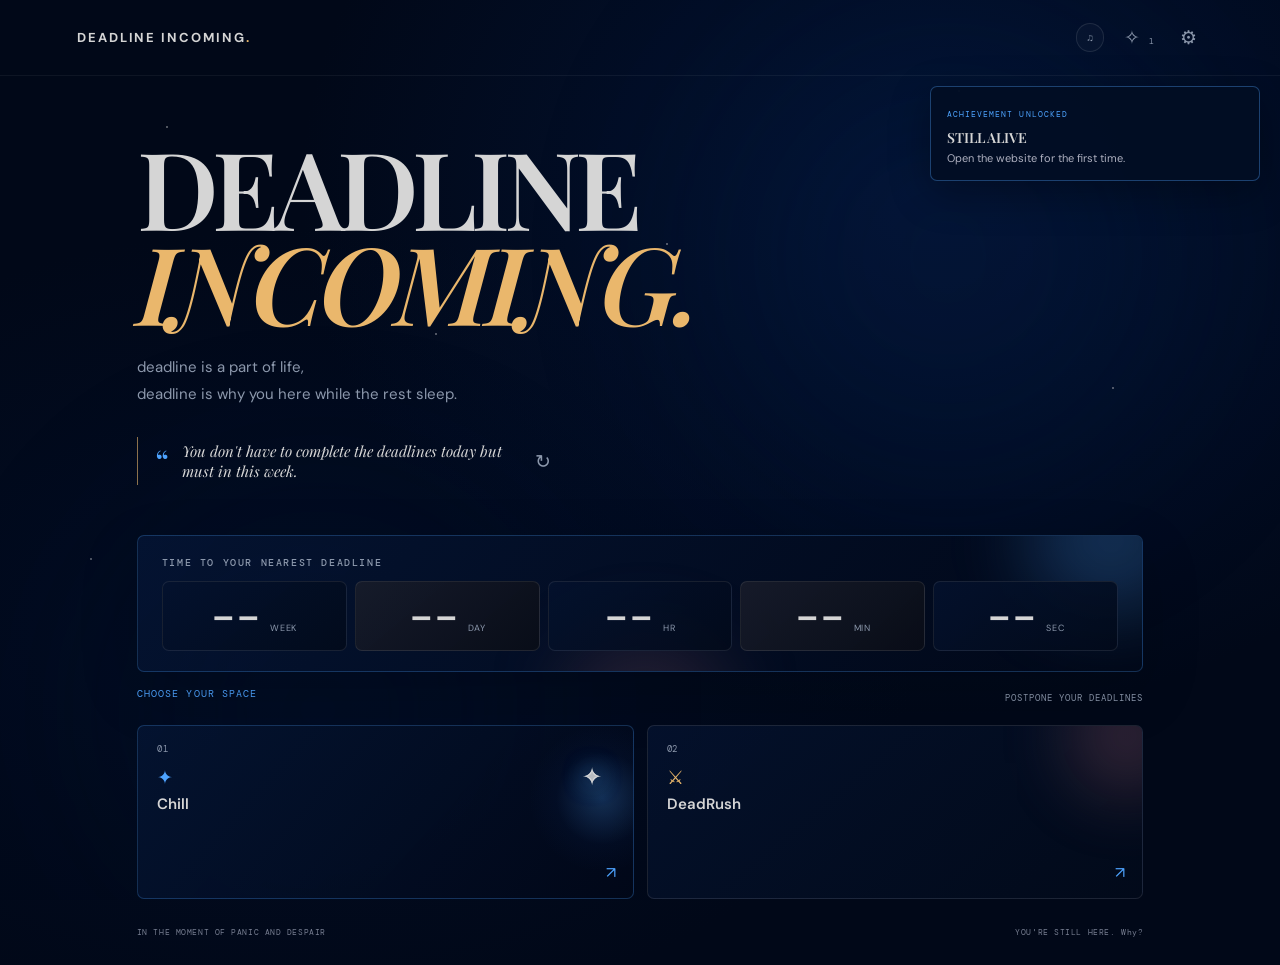
<file: index.html>
<!doctype html>
<html lang="en">

<head>
  <meta charset="utf-8">
  <meta name="viewport" content="width=device-width, initial-scale=1">

  <meta name="theme-color" content="#10131d">
  <meta name="description" content="A cozy hideout for students between deadlines.">

  <title>Home</title>

  <link rel="stylesheet" href="./css/style.css">

  <style>
    .countdown-section {
      position: relative;
      isolation: isolate;
      overflow: hidden;
      display: block;
      width: 100%;
      min-height: 0;
      margin: 16px auto 0;
      padding: 20px 24px;
      border: 1px solid rgba(77,163,255,.25);
      border-radius: 7px;
      background: linear-gradient(
        132deg,
        rgba(4,20,50,.94),
        rgba(1,8,24,.97)
      );
      box-shadow: 0 20px 60px rgba(0,0,0,.16);
    }

    .countdown-section::before,
    .countdown-section::after {
      content: "";
      position: absolute;
      z-index: -1;
      width: 170px;
      height: 150px;
      border-radius: 50%;
      filter: blur(38px);
      pointer-events: none;
    }

    .countdown-section::before {
      right: -54px;
      top: -70px;
      background: rgba(77,163,255,.24);
    }

    .countdown-section::after {
      left: 42%;
      bottom: -115px;
      background: rgba(168,102,113,.2);
    }

    .countdown-heading {
      margin: 0 0 12px;
    }

    .countdown-heading h2 {
      margin: 0;
      color: #8c98ac;
      font: 500 10px 'DM Mono', monospace;
      letter-spacing: .16em;
      text-transform: uppercase;
    }

    #deadline-countdown {
      position: relative;
      z-index: 1;
      display: flex !important;
      flex-direction: row !important;
      flex-wrap: nowrap !important;
      align-items: stretch;
      justify-content: space-between;
      gap: 8px;
      width: 100%;
    }

    #deadline-countdown > .countdown-unit {
      display: flex !important;
      flex: 1 1 20%;
      flex-direction: row;
      align-items: baseline;
      justify-content: center;
      gap: clamp(3px, .7vw, 9px);
      min-width: 0;
      margin: 0;
      padding: 12px 5px;
      border: 1px solid rgba(213,213,213,.1);
      border-radius: 7px;
      background: linear-gradient(
        140deg,
        rgba(4,18,46,.85),
        rgba(2,10,26,.88)
      );
      text-align: center;
    }

    #deadline-countdown > .countdown-unit:nth-child(even) {
      background: linear-gradient(
        140deg,
        rgba(25,29,43,.86),
        rgba(9,13,23,.92)
      );
    }

    #deadline-countdown > .countdown-unit strong {
      color: #d5d5d5;
      font-size: clamp(20px, 4vw, 44px);
      font-weight: 500;
      line-height: 1;
      white-space: nowrap;
    }

    #deadline-countdown > .countdown-unit span {
      color: #8c98ac;
      font-size: clamp(6px, .8vw, 9px);
      letter-spacing: .08em;
      white-space: nowrap;
    }

    @media (max-width: 760px) {
      .countdown-section {
        margin: 16px 0 0;
        padding: 16px 10px;
      }

      .countdown-heading {
        margin-bottom: 10px;
      }

      #deadline-countdown {
        gap: 4px;
      }

      #deadline-countdown > .countdown-unit {
        gap: 2px;
        padding: 10px 2px;
      }

      #deadline-countdown > .countdown-unit strong {
        font-size: clamp(16px, 5.8vw, 27px);
      }

      #deadline-countdown > .countdown-unit span {
        font-size: clamp(5px, 1.7vw, 7px);
        letter-spacing: 0;
      }
    }
  </style>
</head>

<body>

  <div class="sky" aria-hidden="true">
    <span></span>
    <span></span>
    <span></span>
    <span></span>
    <span></span>
    <span></span>
  </div>

  <header class="topbar site-header">

    <a
      class="wordmark"
      href="./index.html"
      data-shell-home
      aria-label="Still Alive home"
    >
      DEADLINE INCOMING<span>.</span>
    </a>

    <div class="top-actions">

      <button
        class="music-shortcut"
        id="music-settings-button"
        aria-label="Add or control music"
      >
        ♫
      </button>

      <button
        class="icon-button"
        id="achievements-button"
        aria-label="View achievements"
        title="Achievements"
      >
        ✧
        <span class="achievement-count" id="achievement-count">0</span>
      </button>

      <button
        class="icon-button"
        id="settings-button"
        aria-label="Open settings"
        title="Settings"
      >
        ⚙
      </button>

    </div>
  </header>

  <!-- Main content -->
  <main class="home-main">

    <!-- Hero -->
    <section class="home-hero">

      <div class="hero-copy">

        <h1>
          DEADLINE<br>
          <em>INCOMING.</em>
        </h1>

        <p class="subtitle">
          deadline is a part of life,<br class="desktop-only">
          deadline is why you here while the rest sleep.
        </p>

        <div class="comfort-card">

          <span class="quote-mark" aria-hidden="true">“</span>

          <p id="comfort-message">
            You have to pass the semester, not in today.
          </p>

          <button
            id="new-message"
            class="refresh"
            aria-label="Show another quote"
          >
            ↻
          </button>

        </div>

      </div>
    </section>

    <!-- Countdown -->
    <section
      class="countdown-section"
      aria-label="Countdown to your deadline"
    >

      <div class="countdown-heading">
        <h2>Time to your nearest deadline</h2>
      </div>

      <div
        class="countdown-clock deadline-countdown"
        id="deadline-countdown"
        aria-live="off"
      >

        <div class="countdown-unit">
          <strong data-countdown="weeks">--</strong>
          <span>WEEK</span>
        </div>

        <div class="countdown-unit">
          <strong data-countdown="days">--</strong>
          <span>DAY</span>
        </div>

        <div class="countdown-unit">
          <strong data-countdown="hours">--</strong>
          <span>HR</span>
        </div>

        <div class="countdown-unit">
          <strong data-countdown="minutes">--</strong>
          <span>MIN</span>
        </div>

        <div class="countdown-unit">
          <strong data-countdown="seconds">--</strong>
          <span>SEC</span>
        </div>

      </div>
    </section>

    <section class="activity-section">

      <div class="section-heading">

        <div>
          <p class="eyebrow">CHOOSE YOUR SPACE</p>
        </div>

        <span class="tiny-label">
          POSTPONE YOUR DEADLINES
        </span>

      </div>

      <div class="activity-grid">
        <a
          class="activity-card void-card"
          href="./chill.html"
          aria-label="Open Chill"
        >

          <span class="card-index">01</span>

          <span class="card-icon">✦</span>

          <strong>Chill</strong>

          <span class="card-arrow">↗</span>

          <span class="void-star" aria-hidden="true">✧</span>

        </a>
        
        <a
          class="activity-card boss-card"
          href="./gaming.html"
          aria-label="Open Deadline Rush"
        >

          <span class="card-index">02</span>

          <span class="card-icon">⚔</span>

          <strong>DeadRush</strong>

          <span class="card-arrow">↗</span>

        </a>

      </div>
      
    </section>
    
    <footer class="home-footer">

      <span>IN THE MOMENT OF PANIC AND DESPAIR</span>

      <span>YOU'RE STILL HERE. Why?</span>

    </footer>

  </main>
  
  <div id="shared-tools"></div>
  <script src="./js/quotes.js"></script>
  <script src="./js/storage.js"></script>
  <script src="./js/site.js"></script>
  <script src="./js/audio.js"></script>
  <script src="./js/achievements.js"></script>

</body>
</html>
</file>
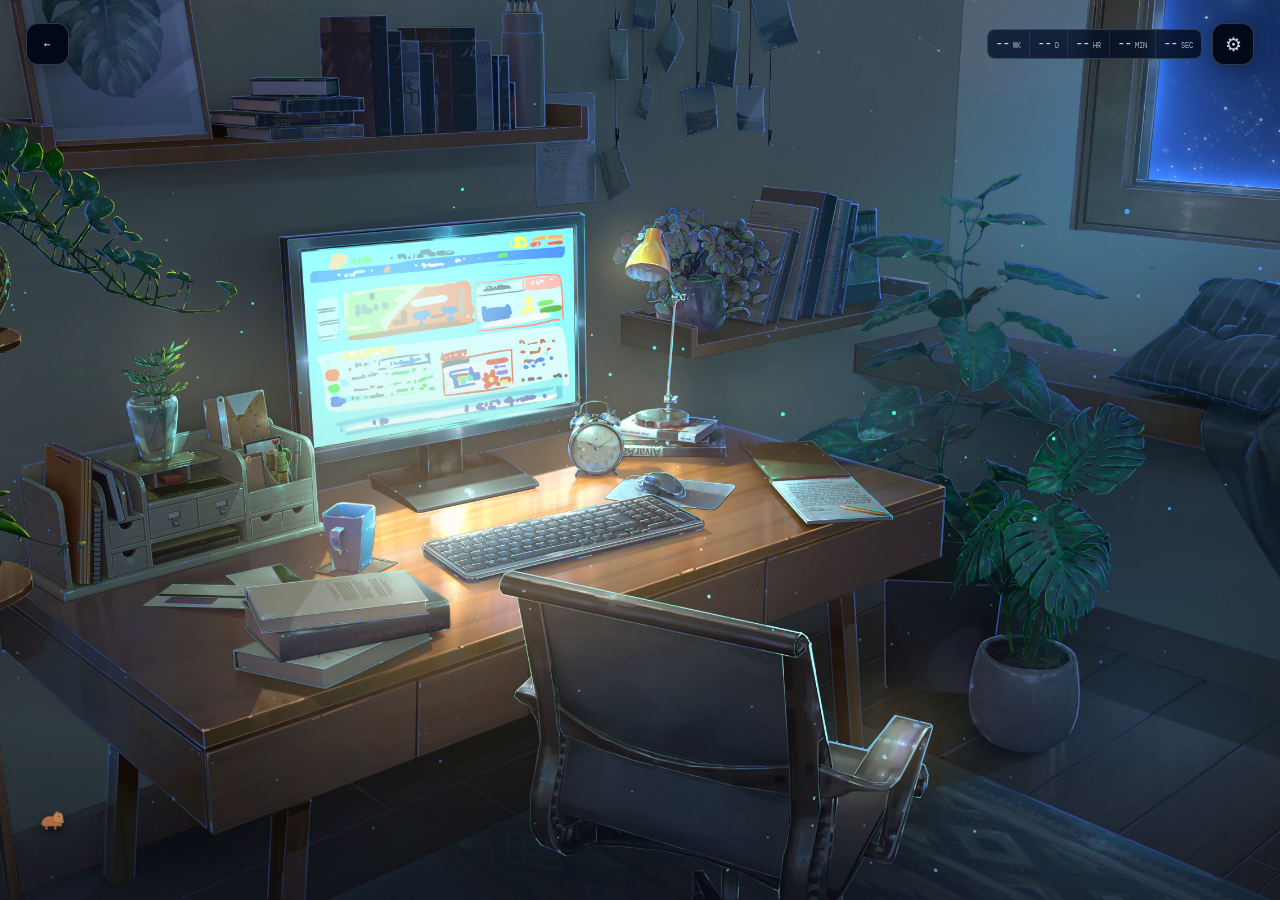
<file: chill.html>
<!doctype html>
<html lang="en">
<head>
  <meta charset="utf-8"><meta name="viewport" content="width=device-width,initial-scale=1"><meta name="theme-color" content="#010818">
  <meta name="description" content="A quiet sky and a tiny desktop companion."><title>STILL ALIVE. — Chill</title>
  <link rel="stylesheet" href="css/style.css">
  <style>
    .chill-toolbar-actions{display:flex;align-items:center;gap:10px}
    .deadline-topbar{display:flex;align-items:center;gap:0;border:1px solid rgba(213,213,213,.2);border-radius:8px;background:linear-gradient(140deg,rgba(4,18,46,.78),rgba(2,10,26,.84));font:10px 'DM Mono',monospace;font-variant-numeric:tabular-nums;backdrop-filter:blur(8px)}
    .deadline-topbar .countdown-unit{display:flex;align-items:baseline;gap:3px;padding:7px 8px;border-right:1px solid rgba(213,213,213,.1);white-space:nowrap}
    .deadline-topbar .countdown-unit:last-child{border:0}
    .deadline-topbar strong{color:#d5d5d5;font-size:11px;font-weight:500}.deadline-topbar span{color:#afb9c7;font-size:7px;text-transform:uppercase}
    @media(max-width:760px){.chill-toolbar-actions{gap:6px}.deadline-topbar .countdown-unit{gap:2px;padding:5px 4px}.deadline-topbar strong{font-size:9px}.deadline-topbar span{font-size:6px}}
  </style>
</head>
<body class="chill-body">
  <div class="sky" aria-hidden="true"><span></span><span></span><span></span><span></span><span></span><span></span></div>
  <header class="chill-toolbar"><a class="wordmark chill-return" href="index.html" data-home-nav aria-label="Return to the hideout" title="Return to the hideout">←</a><div class="chill-toolbar-actions"><div class="deadline-topbar deadline-countdown" aria-label="Time remaining to deadline"><div class="countdown-unit"><strong data-countdown="weeks">--</strong><span>wk</span></div><div class="countdown-unit"><strong data-countdown="days">--</strong><span>d</span></div><div class="countdown-unit"><strong data-countdown="hours">--</strong><span>hr</span></div><div class="countdown-unit"><strong data-countdown="minutes">--</strong><span>min</span></div><div class="countdown-unit"><strong data-countdown="seconds">--</strong><span>sec</span></div></div><button class="icon-button" id="settings-button" aria-label="Open settings" title="Settings">⚙</button></div></header>
  <main class="companion-page">
    <section id="void" class="companion-world" aria-label="Companion's quiet world">
      <div class="chill-artwork" aria-label="A quiet night desk with a starry window and laptop">
        <img class="chill-background" src="assets/images/chill_bg.jpg" alt="A warmly lit desk beside a large starry night window">
        <div class="star-pane star-pane-right"><canvas id="window-stars-right" aria-label="Interactive stars in the right window pane"></canvas></div>
      </div>
      <div class="companion-bubble" id="companion-message" aria-live="polite">You can take it one small thing at a time.</div>
      <div class="companion-ground"></div>
      <button class="companion-creature" id="companion-creature" aria-label="Pet the capybara"><img id="companion-sprite" src="assets/images/companion/idle.svg" alt="A little capybara"><span class="companion-shadow"></span><span class="sleep-z" id="sleep-z" aria-hidden="true" hidden>z z</span></button>
      <div class="world-caption"><span id="companion-state">WANDERING</span><span id="chill-time">00:00 together</span><span id="void-time">00:00 here</span></div>
    </section>
  </main>
  <div id="shared-tools"></div>
  <script src="js/quotes.js"></script><script src="js/storage.js"></script><script src="js/site.js"></script><script src="js/audio.js"></script><script src="js/void.js"></script><script src="js/achievements.js"></script><script src="js/companion.js"></script>
</body>
</html>
</file>
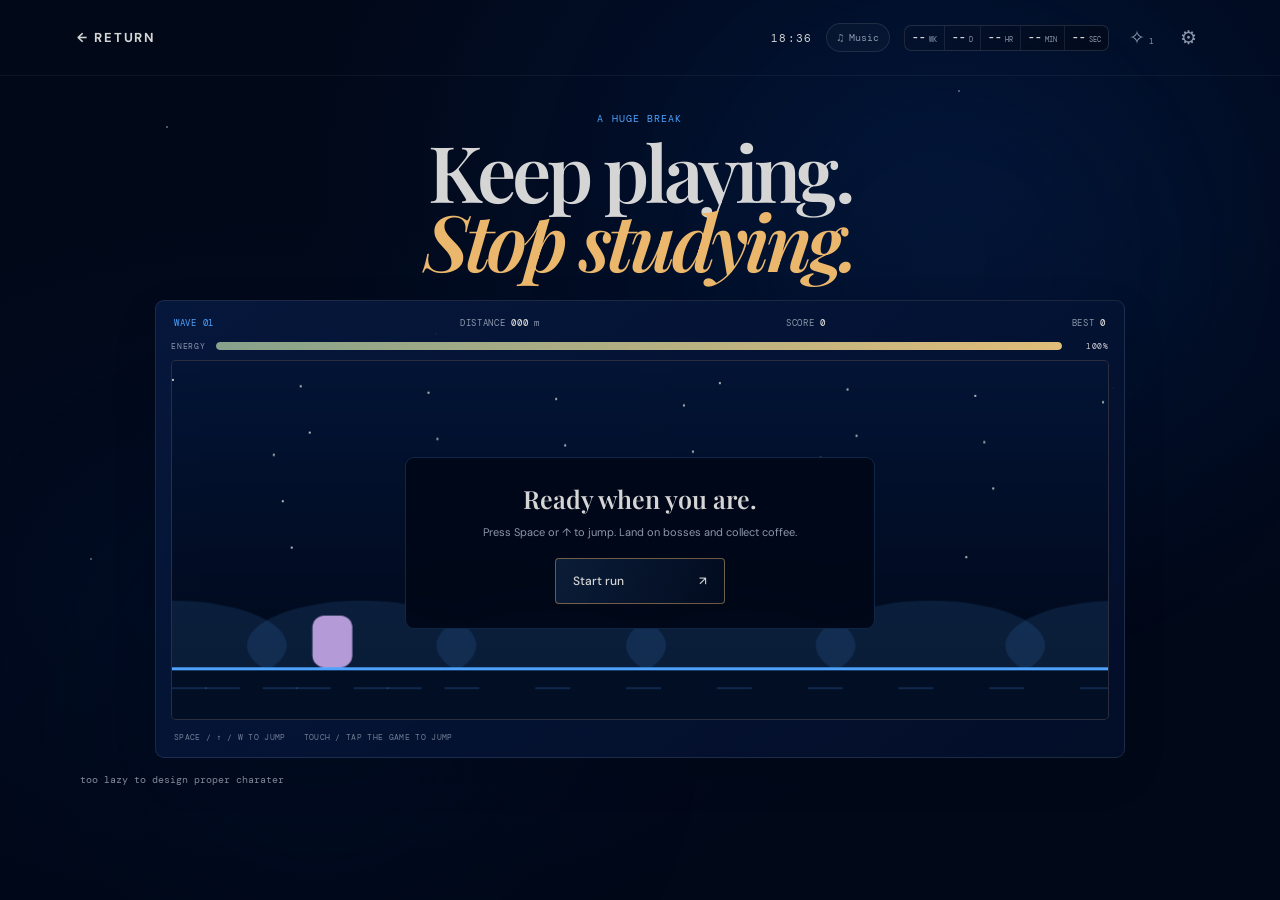
<file: gaming.html>
<!doctype html>
<html lang="en">
<head>
  <meta charset="utf-8"><meta name="viewport" content="width=device-width,initial-scale=1"><meta name="theme-color" content="#010818">
  <meta name="description" content="A side-scrolling rush through student deadlines."><title>DeadRush</title>
  <link rel="stylesheet" href="css/style.css">
  <style>
    .deadline-topbar{display:flex;align-items:center;gap:0;border:1px solid rgba(213,213,213,.14);border-radius:7px;background:linear-gradient(140deg,rgba(4,18,46,.85),rgba(2,10,26,.92));font:10px 'DM Mono',monospace;font-variant-numeric:tabular-nums}
    .deadline-topbar .countdown-unit{display:flex;align-items:baseline;gap:3px;padding:5px 7px;border-right:1px solid rgba(213,213,213,.1);white-space:nowrap}
    .deadline-topbar .countdown-unit:last-child{border:0}
    .deadline-topbar strong{color:#d5d5d5;font-size:11px;font-weight:500}.deadline-topbar span{color:#8c98ac;font-size:7px;text-transform:uppercase}
    @media(max-width:760px){.game-body .topbar{padding:0 10px}.game-body .top-actions{gap:5px}.game-body .top-actions>.clock,.game-body .top-actions>.music-shortcut{display:none}.deadline-topbar .countdown-unit{gap:2px;padding:4px 4px}.deadline-topbar strong{font-size:9px}.deadline-topbar span{font-size:6px}}
  </style>
</head>
<body class="game-body">
  <div class="sky" aria-hidden="true"><span></span><span></span><span></span><span></span><span></span><span></span></div>
  <header class="topbar site-header"><a class="wordmark" href="index.html" data-home-nav aria-label="Return to the hideout">← RETURN</a><div class="top-actions"><time class="clock" id="clock">--:--</time><button class="music-shortcut" id="music-settings-button" aria-label="Add or control music">♫ <span>Music</span></button><div class="deadline-topbar deadline-countdown" aria-label="Time remaining to deadline"><div class="countdown-unit"><strong data-countdown="weeks">--</strong><span>wk</span></div><div class="countdown-unit"><strong data-countdown="days">--</strong><span>d</span></div><div class="countdown-unit"><strong data-countdown="hours">--</strong><span>hr</span></div><div class="countdown-unit"><strong data-countdown="minutes">--</strong><span>min</span></div><div class="countdown-unit"><strong data-countdown="seconds">--</strong><span>sec</span></div></div><button class="icon-button" id="achievements-button" aria-label="View achievements" title="Achievements">✧<span class="achievement-count" id="achievement-count">0</span></button><button class="icon-button" id="settings-button" aria-label="Open settings" title="Settings">⚙</button></div></header>
  <main class="rush-page">
    <div class="rush-heading"><p class="eyebrow">A HUGE BREAK</p><h1>Keep playing.<br><em>Stop studying.</em></h1></div>
    <section class="rush-cabinet panel"><div class="rush-hud"><span id="rush-wave">WAVE 01</span><span>DISTANCE <b id="rush-distance">000</b> m</span><span>SCORE <b id="rush-score">0</b></span><span>BEST <b id="rush-best">0</b></span></div><div class="rush-energy"><span>ENERGY</span><div class="meter"><span id="rush-energy-bar"></span></div><b id="rush-energy-text">100%</b></div><canvas id="rush-canvas" aria-label="Deadline Rush game area. Press Space or Arrow Up to jump."></canvas><div id="rush-overlay" class="rush-overlay"><h2>Ready when you are.</h2><p>Press Space or ↑ to jump. Land on bosses and collect coffee.</p><button id="rush-start" class="primary-button">Start run <span aria-hidden="true">↗</span></button></div><div class="rush-controls"><span>SPACE / ↑ / W TO JUMP</span><span>TOUCH / TAP THE GAME TO JUMP</span></div></section>
    <section id="secret-unlock" class="secret-unlock" hidden><p class="eyebrow">4,000 METRES. 20,000 POINTS.</p><p>You found something the owner want to hide. Want to unlock?</p><button id="secret-unlock-button" class="secondary-button">Ask about the easter eggs</button></section>
    <p class="placeholder-note">too lazy to design proper charater</p>
  </main>
  <div id="shared-tools"></div>
  <script src="js/quotes.js"></script><script src="js/storage.js"></script><script src="js/site.js"></script><script src="js/audio.js"></script><script src="js/achievements.js"></script><script src="js/runner.js"></script>
</body>
</html>
</file>
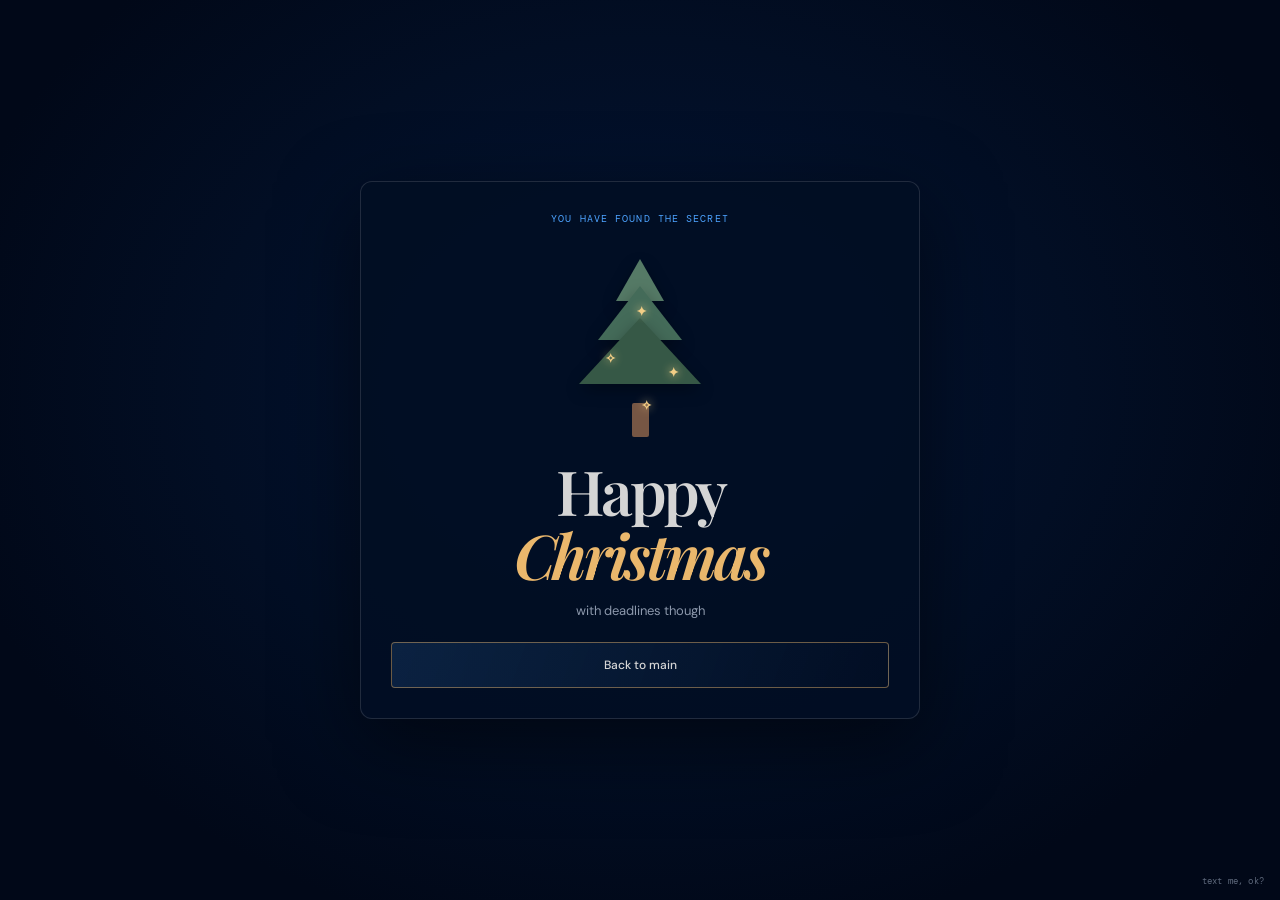
<file: secret.html>
<!doctype html>
<html lang="en">
<head>
  <meta charset="utf-8"><meta name="viewport" content="width=device-width,initial-scale=1"><meta name="theme-color" content="#010818">
  <title>Something from me</title><link rel="stylesheet" href="css/style.css">
  <style>
    .secret-page{min-height:100vh;display:grid;place-items:center;padding:24px;text-align:center;background:radial-gradient(ellipse at 50% 43%,#031435 0,#020e24 48%,#010818 78%);color:#d5d5d5}
    .secret-card{width:min(560px,100%);padding:30px;border:1px solid rgba(213,213,213,.15);border-radius:12px;background:#020e24ee;box-shadow:0 25px 80px rgba(0,0,0,.5);color:#d5d5d5}
    .secret-tree{position:relative;width:150px;height:190px;margin:8px auto 22px;animation:sway 3.5s ease-in-out infinite alternate;transform-origin:50% 100%}
    .secret-tree .tier{position:absolute;left:50%;width:0;height:0;border-left:var(--w) solid transparent;border-right:var(--w) solid transparent;border-bottom:var(--h) solid #557a66;transform:translateX(-50%);filter:drop-shadow(0 6px 8px #0005)}
    .secret-tree .tier:nth-child(1){--w:24px;--h:42px;top:12px}.secret-tree .tier:nth-child(2){--w:42px;--h:54px;top:39px;border-bottom-color:#446b59}.secret-tree .tier:nth-child(3){--w:61px;--h:66px;top:71px;border-bottom-color:#365846}
    .secret-tree .trunk{position:absolute;left:67px;bottom:0;width:17px;height:34px;background:#765644;border-radius:2px}
    .secret-tree b{position:absolute;color:#f2ce86;font-size:13px;text-shadow:0 0 10px #f3d38c;animation:glint 1.7s ease-in-out infinite alternate}.secret-tree b:nth-of-type(1){top:56px;left:71px}.secret-tree b:nth-of-type(2){top:103px;left:40px;animation-delay:.4s}.secret-tree b:nth-of-type(3){top:117px;right:36px;animation-delay:.8s}.secret-tree b:nth-of-type(4){top:150px;left:76px;animation-delay:1.1s}
    @keyframes sway{to{transform:rotate(2deg)}}@keyframes glint{to{opacity:.35;transform:scale(.75)}}
    .secret-card h1{font-size:clamp(38px,8vw,62px);line-height:1.03;margin:10px 0}.secret-card h1 em{color:var(--amber)}.secret-card p:not(.eyebrow){color:var(--muted);font-size:13px;line-height:1.7}.secret-card .secondary-button{margin:20px auto 0;min-width:140px}
    .secret-ps{position:fixed;right:16px;bottom:12px;margin:0;color:#8c98ac;font:9px/1.4 var(--mono);letter-spacing:.02em;opacity:.68}
    @media(max-width:540px){.secret-ps{left:10px;bottom:8px;font-size:8px}}
  </style>
</head>
<body><main class="secret-page"><section class="secret-card"><p class="eyebrow">YOU HAVE FOUND THE SECRET</p><div class="secret-tree" role="img" aria-label="A softly swaying little evergreen tree with twinkling lights"><i class="tier"></i><i class="tier"></i><i class="tier"></i><i class="trunk"></i><b>✦</b><b>✧</b><b>✦</b><b>✧</b></div><h1>Happy<br><em>Christmas</em></h1><p>with deadlines though</p><a class="secondary-button" href="index.html">Back to main</a></section></main><p class="secret-ps">text me, ok?</p></body>
</html>
</file>
<file: css/style.css>
@import url('https://fonts.googleapis.com/css2?family=DM+Mono:wght@400;500&family=DM+Sans:wght@400;500;600;700&family=Playfair+Display:ital,wght@0,600;0,700;1,600;1,700&display=swap');
:root{color-scheme:dark;--bg:#010818;--panel:#020e24;--line:rgba(213,213,213,.12);--text:#d5d5d5;--muted:#8c98ac;--violet:#4da3ff;--amber:#eab76c;--mono:'DM Mono',monospace;--sans:'DM Sans',sans-serif;--serif:'Playfair Display',Georgia,serif}*{box-sizing:border-box}html{scroll-behavior:smooth}body{margin:0;min-height:100vh;background:radial-gradient(ellipse at 73% 20%,#031435 0,transparent 48%),radial-gradient(ellipse at 23% 65%,#020d24 0,transparent 45%),var(--bg);color:var(--text);font-family:var(--sans);overflow-x:hidden}.sky{position:fixed;inset:0;pointer-events:none;overflow:hidden;z-index:-1}.sky:before,.sky:after{content:"";position:absolute;border-radius:50%;filter:blur(100px);opacity:.12}.sky:before{width:460px;height:460px;background:#041a40;opacity:.28;top:3%;right:8%}.sky:after{width:380px;height:380px;background:#020f28;opacity:.35;bottom:0;left:10%}.sky span{position:absolute;width:2px;height:2px;background:#d5d5d5;border-radius:50%;opacity:.5;animation:twinkle 4s ease-in-out infinite alternate}.sky span:nth-child(1){top:14%;left:13%}.sky span:nth-child(2){top:27%;left:52%;animation-delay:1s}.sky span:nth-child(3){top:10%;right:25%;animation-delay:2s}.sky span:nth-child(4){top:43%;right:13%;animation-delay:.4s}.sky span:nth-child(5){top:62%;left:7%;animation-delay:1.7s}.sky span:nth-child(6){top:37%;left:34%;animation-delay:2.6s}@keyframes twinkle{to{opacity:.14;transform:scale(.7)}}.topbar{height:76px;padding:0 clamp(22px,6vw,100px);display:flex;align-items:center;justify-content:space-between;border-bottom:1px solid rgba(255,255,255,.055)}.wordmark{color:var(--text);text-decoration:none;font-size:13px;letter-spacing:.15em;font-weight:700}.wordmark span{color:var(--amber)}.top-actions{display:flex;align-items:center;gap:22px}.clock,.tiny-label,.eyebrow,.card-index,footer,.moon-caption{font-family:var(--mono);font-size:10px;letter-spacing:.11em;color:var(--muted)}.clock{font-size:11px;color:#d5d5d5}.icon-button,.refresh{background:none;border:0;color:var(--muted);cursor:pointer;font-size:19px;transition:.2s ease}.icon-button:hover,.refresh:hover{color:var(--text)}.screen{display:none;min-height:calc(100vh - 76px);position:relative}.screen.active{display:block}.home-screen{padding:clamp(40px,7vw,94px) clamp(22px,10.5vw,170px) 32px}.hero-copy{max-width:600px;position:relative;z-index:1}.eyebrow{margin:0 0 22px;color:#4da3ff}.live-dot{display:inline-block;width:6px;height:6px;background:#9dc59f;border-radius:50%;margin-right:8px;box-shadow:0 0 10px #9dc59f}h1{font-family:var(--serif);font-size:clamp(64px,9vw,116px);line-height:.88;letter-spacing:-.055em;margin:0 0 25px;font-weight:600}h1 em{color:var(--amber);font-weight:600}.subtitle{color:#8c98ac;font-size:15px;line-height:1.8;margin:0 0 29px}.comfort-card{display:flex;align-items:center;gap:13px;border-left:1px solid rgba(234,183,108,.6);padding:4px 0 4px 17px;max-width:420px;margin-bottom:26px}.comfort-card p{font-family:var(--serif);font-size:15px;font-style:italic;color:#d5d5d5;margin:0;flex:1}.quote-mark{font-family:var(--serif);font-size:34px;color:#4da3ff;line-height:.5}.refresh{font-size:19px}.primary-button,.secondary-button{border:1px solid rgba(234,183,108,.45);background:linear-gradient(110deg,rgba(77,163,255,.14),rgba(2,14,36,.7));color:var(--text);border-radius:4px;padding:14px 17px;min-width:207px;display:flex;justify-content:space-between;gap:24px;align-items:center;font:500 12px var(--sans);cursor:pointer;transition:.2s ease}

a.primary-button,a.secondary-button{text-decoration:none;color:var(--text)}

.primary-button:hover,.secondary-button:hover{background:rgba(234,183,108,.2);transform:translateY(-2px)}

.primary-button:focus-visible,.secondary-button:focus-visible,.icon-button:focus-visible,.text-button:focus-visible,.music-shortcut:focus-visible,.void-control:focus-visible,.chill-return:focus-visible{outline:2px solid var(--amber);outline-offset:3px}.home-side{position:absolute;right:clamp(8%,15vw,240px);top:100px;text-align:center}.moon{width:240px;height:240px;position:relative;display:grid;place-items:center}.moon-glow{position:absolute;inset:12px;border-radius:50%;background:#1a4580;filter:blur(52px);opacity:.25}.moon-disc{width:154px;height:154px;border-radius:50%;background:radial-gradient(circle at 32% 30%,#f0f4f8,#a8bdd4 50%,#304769 100%);box-shadow:0 0 60px rgba(77,163,255,.2),inset -17px -16px 30px rgba(35,37,58,.34);position:relative}.moon-disc:after{content:"";position:absolute;width:145px;height:145px;border-radius:50%;left:14px;top:-7px;background:#010818;opacity:.72;mix-blend-mode:multiply;filter:blur(1px)}.moon-caption{line-height:1.7;margin-top:-4px;color:#8c98ac}.activity-section{margin-top:clamp(64px,9vw,116px)}.section-heading{display:flex;justify-content:space-between;align-items:end;margin-bottom:17px}.section-heading .eyebrow{margin-bottom:8px}.section-heading h2,.settings-dialog h2{font-family:var(--serif);font-weight:600;margin:0;font-size:26px}.tiny-label{font-size:9px;padding-bottom:4px}.activity-grid{display:grid;grid-template-columns:repeat(2,minmax(0,1fr));gap:13px}.activity-card{position:relative;min-height:174px;text-align:left;border:1px solid var(--line);border-radius:7px;padding:17px 19px;background:linear-gradient(140deg,rgba(4,18,46,.85),rgba(2,10,26,.88));color:var(--text);cursor:pointer;display:flex;flex-direction:column;align-items:flex-start;transition:.22s ease;overflow:hidden}.activity-card:before{content:"";position:absolute;width:120px;height:120px;right:-45px;top:-50px;border-radius:50%;filter:blur(35px);opacity:.28;transition:.3s}.void-card:before{background:#1d529c}.boss-card:before{background:#a86671}.activity-card:hover{transform:translateY(-4px);border-color:rgba(77,163,255,.3);background-color:#1d2232}.activity-card:hover:before{opacity:.55}.card-index{font-size:9px;position:relative}.card-icon{font-size:19px;color:var(--amber);margin:10px 0 4px}.activity-card strong{font-size:15px;font-weight:600}.card-copy{color:var(--muted);font-size:11px;line-height:1.5;margin-top:6px;max-width:225px}.card-arrow{position:absolute;right:17px;bottom:15px;color:#4da3ff}footer{display:flex;justify-content:space-between;margin-top:29px;font-size:8px;letter-spacing:.07em;color:#777e91}.status-pill{position:fixed;right:20px;bottom:19px;display:flex;align-items:center;gap:10px;padding:10px 13px;border:1px solid var(--line);border-radius:30px;background:rgba(2,14,36,.9);backdrop-filter:blur(12px);font:10px var(--mono);color:#8c98ac}.status-pill b{color:#d5d5d5;font-weight:500;margin-left:3px}.status-orb{width:7px;height:7px;border-radius:50%;background:#9bc69f;box-shadow:0 0 9px #9bc69f}.divider{height:13px;border-left:1px solid var(--line)}.activity-screen{padding:26px clamp(22px,7vw,110px)}.back-link{background:none;border:0;color:var(--muted);font:11px var(--mono);cursor:pointer;padding:10px 0}.back-link:hover{color:var(--text)}.activity-placeholder{min-height:70vh;display:flex;flex-direction:column;align-items:center;justify-content:center;text-align:center}.activity-placeholder h1{font-size:clamp(48px,8vw,88px)}.activity-placeholder p:not(.eyebrow){color:var(--muted);font-size:14px;max-width:420px;line-height:1.7}.activity-placeholder .eyebrow{margin-bottom:18px}.secondary-button{min-width:150px;justify-content:center;margin-top:18px}.settings-dialog{width:min(440px,calc(100% - 32px));padding:28px;border:1px solid var(--line);border-radius:9px;background:#020e24;color:var(--text);box-shadow:0 20px 80px #0009}.settings-dialog::backdrop{background:#010a20cc;backdrop-filter:blur(5px)}.settings-dialog h2{font-size:32px;margin-bottom:10px}.settings-dialog p:not(.eyebrow){color:var(--muted);font-size:13px}.settings-dialog .eyebrow{margin-bottom:10px}.dialog-close{position:absolute;top:18px;right:20px;background:none;border:0;color:var(--muted);font-size:24px;cursor:pointer}.setting-row{margin-top:24px;padding-top:18px;border-top:1px solid var(--line);display:flex;align-items:center;justify-content:space-between;gap:12px;font-size:13px}.setting-row small{display:block;color:var(--muted);font-size:10px;margin-top:5px}.setting-row .secondary-button{margin:0;min-width:110px;padding:10px;font-size:10px}.setting-row button:disabled{opacity:.65;cursor:not-allowed}
@media(max-width:800px){.home-screen{padding-top:60px}.home-side{right:4%;top:68px;opacity:.72;transform:scale(.78);transform-origin:top right}.hero-copy{max-width:490px}.home-side+.activity-section{margin-top:78px}.activity-grid{grid-template-columns:1fr}.activity-card{min-height:140px}.activity-section{margin-top:70px}.activity-card .card-icon{margin-top:7px}.status-pill{right:12px;bottom:12px}.home-screen{padding-bottom:76px}}
@media(max-width:540px){.topbar{height:62px;padding:0 20px}.screen{min-height:calc(100vh - 62px)}.home-screen{padding:46px 21px 80px}.home-side{position:relative;inset:auto;transform:scale(.55);transform-origin:top left;height:130px;width:200px;margin-left:auto;margin-top:-125px;opacity:.38}.hero-copy h1{font-size:69px}.subtitle{font-size:14px}.desktop-only{display:none}.activity-section{margin-top:48px}.section-heading{align-items:start}.tiny-label{max-width:90px;text-align:right;line-height:1.5}.activity-card{min-height:136px}footer{flex-direction:column;gap:7px}.status-pill{font-size:9px}.activity-placeholder{min-height:72vh}.activity-placeholder h1{font-size:48px}}
@media(prefers-reduced-motion:reduce){*,*::before,*::after{scroll-behavior:auto!important;animation-duration:.01ms!important;animation-iteration-count:1!important;transition-duration:.01ms!important}}
:root[data-theme="day"]{color-scheme:light;--bg:#e8e8ed;--panel:#f5f3ef;--line:rgba(52,60,82,.16);--text:#252738;--muted:#656b7c;--violet:#2563eb;--amber:#a66a2c}
:root[data-theme="day"] body{background:radial-gradient(ellipse at 73% 20%,#d6d8ec 0,transparent 40%),radial-gradient(ellipse at 23% 65%,#e2e5ef 0,transparent 40%),var(--bg)}
:root[data-theme="day"] .sky:before{background:#f0be70;opacity:.24}:root[data-theme="day"] .sky:after{background:#849ccd;opacity:.19}:root[data-theme="day"] .sky span{background:#86739c;opacity:.3}
:root[data-theme="day"] .moon-disc{background:radial-gradient(circle at 32% 30%,#fff5d4,#e9bf7d 60%,#d39458 100%);box-shadow:0 0 65px rgba(242,190,112,.38),inset -8px -10px 20px rgba(114,80,92,.14)}
:root[data-theme="day"] .moon-disc:after{display:none}:root[data-theme="day"] .moon-glow{background:#ffdc9a;opacity:.24}
:root[data-theme="day"] .activity-card{background:linear-gradient(140deg,rgba(255,255,255,.82),rgba(241,239,235,.88));box-shadow:0 8px 25px rgba(58,62,86,.06)}
:root[data-theme="day"] .activity-card:hover{background:#fff}:root[data-theme="day"] .status-pill{background:rgba(250,249,247,.9);color:#555d70}
:root[data-theme="day"] .settings-dialog{background:#f7f5f1;color:var(--text)}:root[data-theme="day"] .settings-dialog::backdrop{background:#24263d80}
:root[data-theme="day"] .comfort-card p{color:#565366}:root[data-theme="day"] .primary-button,:root[data-theme="day"] .secondary-button{color:#343142}
.settings-section{margin-top:22px;padding-top:18px;border-top:1px solid var(--line)}.settings-section h3{font-size:12px;letter-spacing:.04em;margin:0 0 13px}.toggle-row{position:relative;display:flex;align-items:center;justify-content:space-between;gap:12px;font-size:13px;cursor:pointer}.toggle-row small{display:block;color:var(--muted);font-size:10px;margin-top:5px}.toggle-row input{position:absolute;right:0;width:38px;height:22px;opacity:0;cursor:pointer}.switch{width:38px;height:22px;flex:none;border-radius:20px;background:#3c4050;transition:.2s;position:relative}.switch:after{content:"";width:16px;height:16px;position:absolute;left:3px;top:3px;background:#d5d5d5;border-radius:50%;transition:.2s}.toggle-row input:checked+.switch{background:#8875b8}.toggle-row input:checked+.switch:after{transform:translateX(16px)}.toggle-row input:focus-visible+.switch{outline:2px solid var(--amber);outline-offset:3px}.setting-row select{background:var(--panel);color:var(--text);border:1px solid var(--line);padding:9px 11px;border-radius:5px}.settings-section[hidden]{display:none}.quote-settings>p{font-size:11px!important;line-height:1.5;margin:0 0 10px}.quote-settings textarea{resize:vertical;width:100%;background:rgba(7,10,18,.25);color:var(--text);border:1px solid var(--line);border-radius:5px;padding:11px;font:12px/1.65 var(--sans)}:root[data-theme="day"] .quote-settings textarea{background:#fff}.quote-actions{display:flex;align-items:center;gap:12px;margin-top:9px}.quote-actions .secondary-button{margin:0;min-width:120px;padding:10px}.text-button{background:none;border:0;color:var(--muted);font:11px var(--sans);cursor:pointer}.text-button:hover{color:var(--text)}.quote-settings .quote-status{min-height:15px;margin-top:7px;color:var(--violet)}.sr-only{position:absolute;width:1px;height:1px;padding:0;margin:-1px;overflow:hidden;clip:rect(0,0,0,0);white-space:nowrap;border:0}
.settings-dialog{max-height:88vh;overflow:auto}
#manual-theme-row[hidden]{display:none}
.music-settings input{width:100%;padding:11px;border:1px solid var(--line);border-radius:5px;background:rgba(7,10,18,.25);color:var(--text);font:11px var(--mono)}:root[data-theme="day"] .music-settings input{background:#fff}.music-settings .quote-status{min-height:15px;margin-top:7px;color:var(--violet)}.music-player-panel{position:fixed;z-index:20;left:20px;bottom:18px;width:min(300px,calc(100vw - 28px));padding:10px;border:1px solid rgba(190,198,230,.2);border-radius:8px;background:rgba(2,14,36,.95);box-shadow:0 12px 40px rgba(0,0,0,.35);backdrop-filter:blur(14px)}.music-player-panel[hidden]{display:none}.music-player-heading{display:flex;justify-content:space-between;align-items:center;height:22px;padding:0 2px 7px;color:#7ea5d9;font:9px var(--mono);letter-spacing:.1em}.music-player-heading button{border:0;background:none;color:#a8aabc;font-size:19px;line-height:1;cursor:pointer}.music-player-heading button:hover{color:#fff}#music-player iframe{width:100%;aspect-ratio:16/9;height:auto;border:0;border-radius:4px;display:block}:root[data-theme="day"] .music-player-panel{background:rgba(37,42,59,.95)}
.void-screen{height:calc(100vh - 76px);min-height:570px;overflow:hidden;background:#010818;color:#d5d5d5}.void-screen.active{display:block}#void-canvas{position:absolute;inset:0;width:100%;height:100%;touch-action:pan-y}.void-header{position:absolute;top:24px;left:clamp(22px,7vw,110px);pointer-events:none}.void-header .back-link{pointer-events:auto}.void-header .eyebrow{margin:43px 0 15px}.void-header h1{font-size:clamp(54px,8vw,88px);margin-bottom:15px}.void-subtitle{color:#a8aabc;font-size:13px;letter-spacing:.02em}.void-message{position:absolute;left:50%;top:48%;transform:translate(-50%,-50%);width:min(80%,450px);text-align:center;font:italic 19px/1.6 var(--serif);color:#d5d5d5;text-shadow:0 0 24px rgba(77,163,255,.25);pointer-events:none}.void-controls{position:absolute;left:clamp(22px,7vw,110px);right:clamp(22px,7vw,110px);bottom:24px;display:flex;align-items:center;gap:10px;padding:12px;border:1px solid rgba(190,198,230,.15);border-radius:7px;background:rgba(16,19,29,.72);backdrop-filter:blur(12px);font:10px var(--mono);color:#8c98ac}.mode-select{display:flex;align-items:center;gap:9px}.mode-select select{background:#202336;color:#e9e6ef;border:1px solid rgba(190,198,230,.2);border-radius:4px;padding:8px 10px;font:10px var(--mono)}.void-control{display:flex;align-items:center;gap:7px;border:1px solid rgba(190,198,230,.15);border-radius:4px;background:rgba(255,255,255,.03);color:#d5d5d5;padding:8px 11px;font:10px var(--mono);cursor:pointer}.void-control:hover,.void-control[aria-pressed="true"]{border-color:rgba(77,163,255,.55);color:#d5d5d5;background:rgba(77,163,255,.1)}.void-time{margin-left:auto;color:#979bad}.void-screen .back-link{color:#b0b3c1}
:root:not([data-theme="day"]) .void-card{background:linear-gradient(132deg,rgba(4,20,50,.88),rgba(1,8,24,.92));border-color:rgba(77,163,255,.25)}:root:not([data-theme="day"]) .void-card:before{width:145px;height:145px;right:-42px;top:0;background:radial-gradient(circle,rgba(77,163,255,.35),rgba(12,43,99,.15) 45%,transparent 72%);filter:none;opacity:.7}:root:not([data-theme="day"]) .void-card:after{content:"✦";position:absolute;right:31px;top:35px;color:rgba(213,213,213,.85);font-size:24px;text-shadow:0 0 24px rgba(77,163,255,.7);transition:.3s}:root:not([data-theme="day"]) .void-card:hover:after{transform:rotate(35deg) scale(1.16);color:#d5d5d5}:root:not([data-theme="day"]) .void-card .card-icon{color:#4da3ff}
:root[data-theme="day"] .void-card{background:linear-gradient(135deg,#f4f0eb,#eceaf0);border-color:rgba(120,99,167,.2)}:root[data-theme="day"] .void-card:before{background:radial-gradient(circle,rgba(193,170,225,.52),rgba(210,190,226,.1) 48%,transparent 72%);filter:none;opacity:.75}:root[data-theme="day"] .void-card:after{content:"✦";position:absolute;right:31px;top:35px;color:#9582b4;font-size:24px;text-shadow:0 0 22px rgba(187,160,223,.7);transition:.3s}:root[data-theme="day"] .void-card:hover:after{transform:rotate(35deg) scale(1.16)}
:root[data-theme="day"] .void-screen{background:#182033;color:#f0eee9}:root[data-theme="day"] .void-screen .void-controls{background:rgba(20,25,40,.78)}:root[data-theme="day"] .void-screen .void-header h1 em{color:#eab76c}
@media(max-width:540px){.void-screen{height:calc(100dvh - 62px);min-height:530px}.void-header{top:14px}.void-header .eyebrow{margin-top:35px}.void-header h1{font-size:58px}.void-subtitle{font-size:12px}.void-message{font-size:17px;top:47%}.void-controls{left:13px;right:13px;bottom:13px;padding:9px;gap:6px;flex-wrap:wrap}.void-control{padding:8px}.void-control span{font-size:9px}.mode-select{font-size:9px}.mode-select select{padding:7px}.void-time{margin-left:auto;font-size:9px}.music-player-panel{left:10px;bottom:12px;width:min(250px,calc(100vw - 20px));padding:8px}}
.panel{border:1px solid var(--line);border-radius:9px;background:linear-gradient(145deg,rgba(6,25,64,.88),rgba(3,15,42,.94));box-shadow:0 16px 45px rgba(0,0,0,.1)}:root[data-theme="day"] .panel{background:linear-gradient(145deg,rgba(255,255,255,.88),rgba(240,239,240,.94))}
.meter{height:8px;background:rgba(130,136,162,.17);border-radius:9px;overflow:hidden;margin-top:9px}.meter>span{display:block;height:100%;width:50%;background:linear-gradient(90deg,#4da3ff,#eab76c);border-radius:9px;transition:width .3s}
:root[data-theme="starlit"]{--bg:#0b1020;--panel:#151c32;--line:rgba(174,190,255,.18);--text:#eef0ff;--muted:#a0a9c3;--violet:#86a8eb;--amber:#ebc27e}:root[data-theme="starlit"] body{background:radial-gradient(ellipse at 73% 20%,#29385c 0,transparent 43%),radial-gradient(ellipse at 23% 65%,#202c4b 0,transparent 42%),#0b1020}:root[data-theme="starlit"] .sky:before{background:#769aff;opacity:.23}:root[data-theme="starlit"] .sky:after{background:#b08add;opacity:.18}:root[data-theme="starlit"] .moon-disc{background:radial-gradient(circle at 32% 30%,#e0eeff,#a4bce7 55%,#566f9e);box-shadow:0 0 70px rgba(130,164,235,.38)}
.rain-controls{display:flex;align-items:center;gap:10px;flex-wrap:wrap}.rain-controls .secondary-button{min-width:110px;margin:0;padding:10px}.rain-controls label,.rain-controls span{font:10px var(--mono);color:var(--muted)}.rain-controls input[type="range"]{width:min(160px,35vw);accent-color:#a991df}.rain-settings .quote-status{min-height:15px;margin:8px 0 0;color:var(--violet)}
.settings-section .quote-status{min-height:15px;margin:8px 0 0;color:var(--violet)}
.site-header{gap:clamp(18px,4vw,52px)}.site-header .top-actions{gap:14px;margin-left:auto}.achievement-count{font:8px var(--mono);margin-left:4px}.home-main{max-width:1160px;margin:auto;padding:clamp(38px,7vh,76px) clamp(22px,6vw,90px) 28px}.home-hero{min-height:380px;display:flex;align-items:flex-start;justify-content:space-between;position:relative}.home-hero .hero-copy{position:relative;z-index:1}.home-hero h1{font-size:clamp(65px,8.5vw,108px)}.home-side{position:relative;top:0;right:0;margin:10px 8% 0 0}.home-main .activity-section{margin-top:15px}.home-main .activity-grid{grid-template-columns:repeat(2,minmax(0,1fr))}.activity-card{display:flex;text-decoration:none}.home-footer{display:flex;justify-content:space-between;margin-top:28px;color:#777e91;font:8px var(--mono);letter-spacing:.07em}.void-star{position:absolute;right:31px;top:35px;color:#d5d5d5;font-size:24px;text-shadow:0 0 24px rgba(77,163,255,.7)}
.companion-page,.rush-page{width:min(1120px,calc(100% - 44px));margin:0 auto;padding:36px 0 46px}.companion-intro{text-align:center;margin:0 auto 26px}.companion-intro .eyebrow,.rush-heading .eyebrow{margin-bottom:12px}.companion-intro h1,.rush-heading h1{font-size:clamp(48px,7vw,78px);margin-bottom:13px}.companion-intro h1 em,.rush-heading h1 em{color:var(--amber)}.companion-intro>p:last-child,.rush-heading>p:last-child{margin:0;color:var(--muted);font-size:13px;line-height:1.6}.companion-world{position:relative;height:clamp(390px,52vh,500px);overflow:hidden;border:1px solid rgba(190,198,230,.16);border-radius:10px;background:linear-gradient(160deg,#031435,#010818 56%,#04173d);box-shadow:inset 0 -70px 100px rgba(5,7,14,.24)}.companion-world #void-canvas{z-index:0}.world-stars{position:absolute;inset:0;z-index:1;pointer-events:none;color:#d5d5d5}.world-stars i{position:absolute;font-style:normal;opacity:.65}.world-stars i:nth-child(1){top:20%;left:17%}.world-stars i:nth-child(2){top:28%;left:63%}.world-stars i:nth-child(3){top:17%;right:18%}.world-stars i:nth-child(4){top:49%;left:33%}.world-stars i:nth-child(5){top:34%;right:32%}.world-stars i:nth-child(6){top:57%;right:12%}.world-moon{position:absolute;z-index:1;right:12%;top:13%;width:94px;height:94px;border-radius:50%;background:radial-gradient(circle at 35% 30%,#f0f4f8,#a8bdd4 65%,#3a557a);box-shadow:0 0 55px rgba(77,163,255,.2)}.companion-bubble{position:absolute;z-index:3;top:16%;left:50%;transform:translateX(-50%);max-width:min(520px,82%);padding:12px 18px;border:1px solid rgba(77,163,255,.16);border-radius:18px;background:rgba(22,25,40,.66);color:#d5d5d5;text-align:center;font:italic 15px/1.5 var(--serif);backdrop-filter:blur(8px)}.companion-ground{position:absolute;z-index:1;bottom:0;left:0;right:0;height:24%;background:linear-gradient(180deg,rgba(67,66,90,.14),rgba(26,30,45,.82));border-top:1px solid rgba(77,163,255,.1)}.companion-ground:before{content:"";position:absolute;top:17px;left:0;right:0;border-top:1px dashed rgba(77,163,255,.1)}.companion-creature{position:absolute;z-index:4;left:48%;bottom:38px;width:160px;height:174px;padding:0;border:0;background:transparent;cursor:pointer;transform:translateX(-50%);transition:left 3s cubic-bezier(.2,.6,.3,1),filter .2s}.companion-creature img{width:100%;height:100%;object-fit:contain;filter:drop-shadow(0 8px 12px rgba(0,0,0,.3));transition:transform .25s}.companion-creature:hover img{transform:scale(1.05)}.companion-creature[data-look="moon"] img{filter:hue-rotate(65deg) saturate(.72) drop-shadow(0 8px 12px #0005)}.companion-creature[data-look="honey"] img{filter:hue-rotate(-35deg) saturate(1.12) drop-shadow(0 8px 12px #0005)}.companion-creature[data-look="rose"] img{filter:hue-rotate(290deg) saturate(.85) drop-shadow(0 8px 12px #0005)}.companion-creature[data-motion="jumping"] img{animation:petHop .9s ease}.companion-creature[data-motion="sleeping"] img{transform:rotate(-9deg) scale(.94)}.companion-creature[data-motion="stretching"] img{transform:scaleY(1.08)}.companion-creature[data-motion="eating"] img{animation:petNibble .26s ease-in-out 6 alternate}.companion-shadow{position:absolute;left:31px;right:31px;bottom:4px;height:12px;border-radius:50%;background:#080b15;opacity:.4;filter:blur(7px);pointer-events:none}.sleep-z{position:absolute;right:13px;top:1px;color:#93c5fd;font:italic 15px var(--serif);animation:sleepFloat 1.5s ease-in-out infinite alternate}.sleep-z[hidden]{display:none}@keyframes petHop{50%{transform:translateY(-28px) rotate(-6deg)}100%{transform:translateY(0)}}@keyframes petNibble{to{transform:rotate(5deg) scale(.96)}}@keyframes sleepFloat{to{transform:translateY(-9px);opacity:.45}}.world-caption{position:absolute;z-index:3;bottom:17px;left:20px;right:20px;display:flex;justify-content:space-between;color:#a3a4b7;font:9px var(--mono);letter-spacing:.1em}.ambient-controls{display:flex;align-items:center;gap:10px;margin-top:12px}.ambient-controls label{display:flex;align-items:center;gap:8px;color:var(--muted);font:9px var(--mono)}.ambient-controls select{background:#202336;color:#e9e6ef;border:1px solid var(--line);border-radius:4px;padding:8px 10px;font:10px var(--mono)}.companion-panel{margin-top:16px;padding:17px 20px;border:1px solid var(--line);border-radius:8px;background:rgba(23,27,40,.74)}.companion-actions{display:flex;align-items:center;gap:10px;flex-wrap:wrap}.companion-actions .secondary-button{margin:0;min-width:130px;justify-content:center;padding:11px}.companion-actions .text-button{margin-left:auto}.companion-details{display:grid;grid-template-columns:1fr 1fr;gap:30px;margin-top:18px;padding-top:17px;border-top:1px solid var(--line)}.detail-heading{display:flex;justify-content:space-between;font:9px var(--mono);color:var(--muted);letter-spacing:.1em}.detail-heading b{color:var(--text);font-weight:400}.appearance-picker{display:grid;grid-template-columns:auto 1fr;align-items:center;gap:5px 12px}.appearance-picker label{grid-row:span 2;font:9px var(--mono);color:var(--muted);letter-spacing:.1em}.appearance-picker select{background:rgba(255,255,255,.04);color:var(--text);border:1px solid var(--line);border-radius:4px;padding:8px;font:10px var(--sans)}.appearance-picker small{color:var(--muted);font-size:9px}.placeholder-note{margin:14px 0 0;color:#858b9d;font:10px/1.6 var(--mono)}.placeholder-note code{color:#d5d5d5}
.rush-page{max-width:1120px}.rush-heading{text-align:center;margin-bottom:26px}.rush-cabinet{max-width:970px;margin:0 auto;padding:15px;position:relative;overflow:hidden}.rush-hud{display:flex;justify-content:space-between;gap:10px;padding:1px 3px 12px;color:var(--muted);font:9px var(--mono);letter-spacing:.08em}.rush-hud span:first-child{color:#4da3ff}.rush-hud b{color:var(--text);font-weight:500}.rush-energy{display:flex;align-items:center;gap:10px;color:var(--muted);font:8px var(--mono);letter-spacing:.1em;margin-bottom:9px}.rush-energy .meter{flex:1;margin:0}.rush-energy .meter>span{background:linear-gradient(90deg,#86a28b,#e0bd79)}.rush-energy>b{min-width:37px;text-align:right;color:var(--text);font-weight:400}.rush-cabinet canvas{display:block;width:100%;height:clamp(245px,36vw,360px);border:1px solid rgba(193,190,222,.12);border-radius:5px;background:#171a29;touch-action:manipulation}.rush-overlay{position:absolute;left:50%;top:53%;transform:translate(-50%,-50%);width:min(470px,86%);padding:24px;border:1px solid rgba(77,163,255,.2);border-radius:9px;background:rgba(1,8,24,.95);text-align:center;backdrop-filter:blur(10px);color:var(--text)}.rush-overlay[hidden]{display:none}.rush-overlay .eyebrow{font-size:8px;margin:0 0 10px}.rush-overlay h2{font:600 25px var(--serif);margin:0 0 9px}.rush-overlay p:not(.eyebrow){color:var(--muted);font:11px/1.55 var(--sans);margin:0}.rush-overlay .primary-button{margin:17px auto 0;min-width:170px}.rush-controls{display:flex;align-items:center;gap:18px;padding:12px 3px 0;color:var(--muted);font:8px var(--mono);letter-spacing:.08em}.rush-controls .secondary-button{margin:0 0 0 auto;min-width:90px;padding:9px}.rush-controls .secondary-button{display:none}
.quote-row{display:grid;grid-template-columns:minmax(120px,1fr) 150px 28px;gap:8px;align-items:center;margin:8px 0}.quote-row input{min-width:0;padding:8px;border:1px solid var(--line);border-radius:4px;background:rgba(7,10,18,.22);color:var(--text);font:10px var(--sans)}.quote-row input[type="time"]{width:72px;font:9px var(--mono)}.quote-time-pair{display:flex;gap:5px}.quote-remove{width:28px;height:30px;background:none;border:1px solid transparent;border-radius:4px;color:var(--muted);font-size:16px;cursor:pointer}.quote-remove:hover{border-color:var(--line);color:#df989f}.quote-settings .quote-actions{justify-content:flex-start;flex-wrap:wrap}.quote-settings .quote-actions .secondary-button{margin:0;min-width:110px;padding:9px}.quote-settings .quote-actions .text-button{padding:7px}.quote-settings .quote-actions #add-quote{margin-right:auto}:root[data-theme="day"] .quote-row input{background:#fff}
:root[data-theme="day"] .companion-world{background:linear-gradient(160deg,#d5ddeb,#edf0ec 56%,#decfb5)}:root[data-theme="day"] .companion-bubble{background:rgba(250,249,246,.72);color:#454356}:root[data-theme="day"] .companion-panel{background:rgba(250,249,247,.82)}:root[data-theme="day"] .world-moon{background:radial-gradient(circle at 35% 30%,#fff6d7,#e7b673 72%);box-shadow:0 0 55px rgba(243,193,112,.35)}:root[data-theme="day"] .ambient-controls select,:root[data-theme="day"] .appearance-picker select{background:#f5f2ed;color:#353448}
@media(max-width:760px){.site-header{height:auto;min-height:65px;padding:11px 18px;flex-wrap:wrap;row-gap:8px}.site-header .top-actions{gap:9px;margin-left:auto}.home-main{padding-top:42px}.home-hero{min-height:340px}.home-side{margin-right:1%;transform:scale(.82);transform-origin:top right}.companion-page,.rush-page{width:calc(100% - 32px);padding-top:30px}.companion-details{gap:16px}.rush-controls .secondary-button{display:block}.rush-controls span:nth-child(2){display:none}.home-footer{gap:10px;flex-wrap:wrap}}
@media(max-width:540px){.topbar .wordmark{font-size:11px}.site-header .top-actions{gap:6px}.music-shortcut{padding:6px 8px}.home-main{padding:38px 20px 85px}.home-hero{min-height:380px}.home-hero h1{font-size:68px}.home-side{position:absolute;right:-25px;top:30px;margin:0;transform:scale(.63);opacity:.38}.home-main .activity-section{margin-top:8px}.home-main .activity-grid{grid-template-columns:1fr}.activity-card{min-height:150px}.home-footer{flex-direction:column;font-size:7px}.companion-page,.rush-page{width:calc(100% - 24px);padding-top:24px}.companion-intro h1,.rush-heading h1{font-size:49px}.companion-world{height:420px}.world-moon{right:8%;width:67px;height:67px}.companion-bubble{top:14%;font-size:13px}.companion-creature{width:138px;height:156px;bottom:39px}.world-caption{left:11px;right:11px;font-size:7px}.companion-actions .text-button{margin:3px 0 0}.companion-details{grid-template-columns:1fr;gap:15px}.ambient-controls{flex-wrap:wrap}.quote-row{grid-template-columns:1fr 76px 76px 25px;gap:4px}.quote-time-pair{display:contents}.quote-row input[type="time"]{width:76px}.rush-cabinet{padding:9px}.rush-hud{font-size:7px;gap:5px}.rush-cabinet canvas{height:270px}.rush-overlay{width:90%;padding:17px}.rush-overlay h2{font-size:21px}.rush-controls{gap:8px;font-size:7px}.rush-controls span:first-child{display:none}.achievement-toasts{right:10px;top:86px}}
@media(prefers-reduced-motion:reduce){.companion-creature{transition:none!important}.companion-creature img,.world-stars,.boss-art{animation:none!important}}
#activity-frame{display:block;width:100%;height:calc(100vh - 76px);border:0;background:var(--bg)}#activity-frame[hidden]{display:none}.embedded-page .site-header{display:none!important}.embedded-page .companion-page,.embedded-page .rush-page{padding-top:26px}.embedded-page{min-height:100vh}
@media(max-width:760px){#activity-frame{height:calc(100dvh - 110px)}}
.music-shortcut{display:flex;align-items:center;gap:6px;padding:7px 10px;border:1px solid var(--line);border-radius:20px;background:rgba(255,255,255,.025);color:var(--muted);font:10px var(--mono);cursor:pointer}.music-shortcut:hover{border-color:rgba(77,163,255,.45);color:var(--text)}:root[data-theme="day"] .music-shortcut{background:rgba(255,255,255,.5)}
.danger-button{color:#d6959b;font-size:11px}.danger-button:hover{color:#efb4ba}
/* Replaceable image slots: homepage = body/.sky, companion sky = #void-canvas in js/void.js, runner scenery = #rush-canvas / drawBackground() in js/runner.js. Put files in assets/images and update the matching selector or paint function. */
.achievement-toasts{position:fixed;z-index:40;top:86px;right:20px;display:grid;gap:9px;width:min(330px,calc(100vw - 32px));pointer-events:none}.toast{padding:14px 16px;border:1px solid rgba(77,163,255,.35);border-radius:7px;background:rgba(2,14,36,.96);box-shadow:0 12px 40px #0005;animation:toastIn .28s ease-out;color:#d5d5d5}.toast>span{font:8px var(--mono);letter-spacing:.13em;color:#4da3ff}.toast strong{display:block;margin-top:6px;font:600 14px var(--serif)}.toast p{margin:4px 0 0;color:#aeb0c0;font-size:11px;line-height:1.4}.toast.secret{border-color:rgba(234,183,108,.4)}.toast.secret>span{color:var(--amber)}.toast.leaving{animation:toastOut .4s ease-in forwards}@keyframes toastIn{from{opacity:0;transform:translateX(12px)}to{opacity:1;transform:translateX(0)}}@keyframes toastOut{to{opacity:0;transform:translateX(12px)}}.achievement-gallery{display:grid;gap:8px;margin-top:16px}.achievement-card{display:flex;align-items:flex-start;gap:12px;border:1px solid var(--line);border-radius:6px;padding:12px}.achievement-card.locked{opacity:.55}.achievement-badge{display:grid;place-items:center;flex:none;width:31px;height:31px;border:1px solid rgba(77,163,255,.35);border-radius:50%;color:#4da3ff}.achievement-card.unlocked .achievement-badge{background:rgba(77,163,255,.12);box-shadow:0 0 20px rgba(77,163,255,.15)}.achievement-card strong{font:600 11px var(--mono);letter-spacing:.03em}.achievement-card p{margin:4px 0;color:var(--muted);font-size:11px;line-height:1.45}.achievement-card small{color:#7ea5d9;font:9px var(--mono)}.achievements-dialog{max-height:85vh}
:root[data-theme="day"] .toast{background:rgba(249,247,243,.98);color:#343142}:root[data-theme="day"] .toast p{color:#666879}
.secret-ending-dialog{width:min(560px,calc(100% - 32px));border:1px solid rgba(234,183,108,.38);border-radius:12px;padding:clamp(28px,7vw,58px);text-align:center;color:var(--text);background:radial-gradient(ellipse at 50% 20%,rgba(77,163,255,.2),transparent 60%),#020e24;box-shadow:0 25px 100px #000a}.secret-ending-dialog::backdrop{background:rgba(5,7,14,.84);backdrop-filter:blur(8px)}.secret-ending-dialog .eyebrow{margin-bottom:18px}.secret-ending-dialog h2{font:600 clamp(38px,8vw,64px)/1.05 var(--serif);margin:0}.secret-ending-dialog h2 em{color:var(--amber)}.secret-ending-dialog p:not(.eyebrow){max-width:360px;margin:18px auto;color:var(--muted);font-size:13px;line-height:1.7}.secret-ending-dialog .primary-button{margin:24px auto 0}

/* Focused Chill layout and compact companion */
.chill-body{overflow:hidden}.chill-toolbar{position:fixed;z-index:15;top:18px;left:22px;right:22px;display:flex;align-items:center;justify-content:space-between;pointer-events:none}.chill-toolbar>*{pointer-events:auto}.chill-return{border:1px solid rgba(220,220,240,.18);border-radius:30px;background:rgba(17,20,31,.55);backdrop-filter:blur(12px);color:#e8e5ed;padding:10px 15px;font:10px var(--mono);cursor:pointer}.chill-toolbar .icon-button{border:1px solid rgba(220,220,240,.18);border-radius:50%;width:40px;height:40px;background:rgba(17,20,31,.55);backdrop-filter:blur(12px)}.chill-body .companion-page{position:static;width:100%;height:100dvh;margin:0;padding:0}.chill-body .companion-world{position:fixed;z-index:0;inset:0;width:100%;height:100dvh;border:0;border-radius:0;background:radial-gradient(ellipse at 50% 38%,#40425d 0,#252a40 36%,#121725 78%);box-shadow:none}.chill-body .companion-world #void-canvas{position:absolute;inset:0;width:100%;height:100%}.chill-body .world-moon{width:clamp(100px,18vw,190px);height:clamp(100px,18vw,190px);right:13%;top:9%;opacity:.82;box-shadow:0 0 100px rgba(77,163,255,.25)}.lofi-window{position:absolute;z-index:1;top:18%;left:9%;width:min(36vw,430px);height:min(38vh,270px);border:8px solid rgba(17,20,31,.72);border-radius:5px;background:linear-gradient(180deg,#333e59 0,#45475f 58%,#bf9d8d 59%,#5d4b59 100%);box-shadow:0 0 0 2px rgba(222,219,239,.13),0 18px 80px #090c1760;overflow:hidden;opacity:.72}.lofi-window>span{position:absolute;top:10px;left:13px;color:#ded9e8;font:8px var(--mono);letter-spacing:.14em}.lofi-window i{position:absolute;bottom:0;width:9px;background:#222436;height:55%;}.lofi-window i:nth-of-type(1){left:8%;height:58%}.lofi-window i:nth-of-type(2){left:20%;height:75%}.lofi-window i:nth-of-type(3){left:30%;height:45%}.lofi-window i:nth-of-type(4){left:72%;height:64%}.lofi-window i:nth-of-type(5){left:82%;height:82%}.lofi-window i:nth-of-type(6){left:94%;height:51%}.chill-body .companion-ground{height:18%;background:linear-gradient(180deg,transparent,rgba(19,23,36,.45));border:0}.chill-body .companion-ground:before{display:none}.chill-body .companion-creature{position:fixed;z-index:8;left:4%;bottom:16px;width:64px;height:72px;transition:left 4.8s linear,transform .25s;cursor:pointer}.chill-body .companion-creature img{filter:drop-shadow(0 3px 5px #0008)}.chill-body .companion-shadow{left:14px;right:14px;bottom:0;height:7px}.chill-body .companion-bubble{z-index:7;top:auto;bottom:clamp(95px,17vh,150px);left:50%;opacity:0;transition:opacity .5s;pointer-events:none}.chill-body .companion-bubble.visible{opacity:1}.chill-body .sleep-z{font-size:10px}.chill-body .companion-panel,.chill-body .companion-hint{display:none}.chill-body .world-caption{display:none}.chill-body .pet-hidden .companion-creature{display:none}.chill-body .settings-dialog .settings-section{display:none}.chill-body .settings-dialog .companion-settings,.chill-body .settings-dialog .music-settings{display:block}.chill-body .settings-dialog{max-height:86dvh}.settings-dialog .toggle-row{display:flex;align-items:center;justify-content:space-between;gap:20px;padding:13px 0;border-top:1px solid var(--line);font-size:12px}.settings-dialog .toggle-row input{position:absolute;opacity:0}.settings-dialog .toggle-row .switch{width:36px;height:20px;border-radius:20px;background:#34384b;flex:0 0 auto;position:relative}.settings-dialog .toggle-row .switch:after{content:"";position:absolute;left:3px;top:3px;width:14px;height:14px;border-radius:50%;background:#d5d5d5;transition:transform .2s}.settings-dialog .toggle-row input:checked+.switch{background:#2563eb}.settings-dialog .toggle-row input:checked+.switch:after{transform:translateX(16px)}.quote-row{grid-template-columns:minmax(130px,1fr) 78px 78px 76px 25px}.quote-row input[type=number]{width:76px;padding:8px 5px;border:1px solid var(--line);border-radius:4px;background:rgba(7,10,18,.25);color:var(--text);font:10px var(--mono)}.secret-unlock{max-width:970px;margin:18px auto;padding:16px 20px;border:1px solid rgba(77,163,255,.3);border-radius:8px;background:rgba(2,14,36,.85);text-align:center}.secret-unlock[hidden]{display:none}.secret-unlock p:not(.eyebrow){color:var(--muted);font-size:12px}.secret-unlock .eyebrow{margin:0;color:var(--amber)}.secret-unlock .secondary-button{margin:10px auto 0}

.pet-hidden .companion-creature{display:none!important}@media(max-width:540px){.quote-row{grid-template-columns:minmax(0,1fr) 62px 62px 64px 24px;gap:3px}.quote-row input[type=time],.quote-row input[type=number]{width:100%;font-size:9px}.lofi-window{left:5%;top:23%;width:55vw;height:30vh}.chill-toolbar{top:12px;left:12px;right:12px}}

.chill-body.embedded-page .settings-dialog .music-settings{display:none}.quote-row{grid-template-columns:minmax(130px,1fr) 145px 76px 25px}.quote-time-pair{display:flex;gap:5px}.quote-time-pair label{display:grid;gap:3px;color:var(--muted);font:7px var(--mono);letter-spacing:.06em}.quote-time-pair input[type=time]{width:70px}.quote-row input[type=number]{text-align:center}

@media(max-width:540px){.quote-time-pair{display:contents}.quote-row{grid-template-columns:minmax(0,1fr) 58px 58px 56px 22px;gap:3px}.quote-time-pair label{font-size:6px}.quote-time-pair input[type=time]{width:100%}.quote-row input[type=number]{width:100%;padding:7px 2px}}

:root[data-theme=day] body.chill-body .companion-world{background:linear-gradient(180deg,#c9d8e3 0,#e6d1bf 58%,#66626c 59%,#353746 100%)}:root[data-theme=day] body.chill-body .world-moon{background:radial-gradient(circle at 35% 30%,#fff8df,#edc989 75%);box-shadow:0 0 80px #f5d89b88}

.chill-toolbar{padding:0 20px;height:62px;background:linear-gradient(180deg,rgba(12,15,25,.7),rgba(12,15,25,.12));border:0}.music-shortcut-hidden .music-shortcut{display:none!important}.music-player-panel{width:min(270px,calc(100vw - 28px))}#music-player iframe{width:200px;height:200px;aspect-ratio:1/1;margin:0 auto}.music-transport{display:flex;justify-content:center;gap:7px;padding:8px 0 2px}.music-transport button{border:1px solid var(--line);border-radius:16px;background:rgba(255,255,255,.04);color:var(--text);padding:6px 12px;font:9px var(--mono);cursor:pointer}.music-transport button:hover{border-color:rgba(77,163,255,.55);background:rgba(77,163,255,.12)}.rush-controls{font:8px var(--mono);letter-spacing:.04em}.rush-controls span{opacity:.8}.rush-controls span:nth-child(2){display:inline!important}@media(max-width:540px){.rush-controls{justify-content:center;gap:16px;font-size:7px}.music-player-panel{width:240px}.music-transport button{padding:6px 10px}}

.chill-body.embedded-page .settings-dialog .music-settings{display:none}

.music-note{margin:4px 1px 0;color:var(--muted);font:8px/1.4 var(--mono);text-align:center}



/* User supplied Chill artwork with pixel-measured alignment to chill_bg.jpg (2844x1600) */
.chill-artwork{position:absolute;left:50%;top:50%;width:max(100vw,177.75dvh);height:max(100dvh,56.26vw);transform:translate(-50%,-50%);overflow:hidden}
.chill-background{display:block;width:100%;height:100%;object-fit:fill;user-select:none;pointer-events:none}
.chill-body .companion-world{background:#10131d;overflow:hidden}
.star-pane{position:absolute;top:0;height:25.5%;pointer-events:auto;z-index:2}
.star-pane-left{left:10%;width:17%}
.star-pane-right{left:48%;width:28%}
.star-pane canvas{width:100%;height:100%;display:block;touch-action:manipulation;cursor:crosshair}
.laptop-screen{position:absolute;left:27%;top:25.8%;width:20%;height:26.2%;display:flex;flex-direction:column;align-items:center;justify-content:space-between;padding:1.6% 2.8% 2.2%;overflow:hidden;clip-path:polygon(9.5% 8.6%,91.4% 1.2%,99% 100%,5% 98%);background:linear-gradient(140deg,#111b2a,#1d2c3a 55%,#111925);box-shadow:inset 0 0 16px rgba(138,198,255,.2);z-index:3}
.laptop-title{font:600 clamp(8px,.65vw,13px) var(--mono);letter-spacing:.12em;color:#e6d4b8}
.laptop-screen canvas{width:82%;height:48%;display:block}
.laptop-controls{display:flex;width:88%;justify-content:center;gap:8%;height:26%;align-items:center}
.laptop-controls button{width:26%;height:88%;padding:0;border:1px solid rgba(215,211,237,.4);border-radius:4px;background:rgba(216,216,230,.12);color:#fff1cf;font:clamp(9px,.75vw,14px) var(--mono);cursor:pointer;transition:background .2s ease,color .2s ease}
.laptop-controls button:hover{background:rgba(77,163,255,.35);color:#fff}
.chill-body .companion-world #void-canvas{display:none}
.chill-toolbar{padding:0 22px}
.settings-dialog form .quote-settings,.settings-dialog form .music-settings,.settings-dialog form .rain-settings,.settings-dialog form .progress-settings{grid-column:1/-1}
@media(max-width:540px){
  .settings-dialog{padding:22px 17px}
  .settings-dialog form{grid-template-columns:1fr}
  .settings-dialog form>.eyebrow,.settings-dialog form>h2,.settings-dialog form>p:not(.eyebrow),.settings-dialog .quote-settings,.settings-dialog .music-settings,.settings-dialog .rain-settings,.settings-dialog .progress-settings,.settings-dialog .companion-settings{grid-column:1}
  .settings-dialog .quote-row{grid-template-columns:minmax(0,1fr) 58px 58px 56px 22px}
  .laptop-title{font-size:clamp(7px,1.5vw,11px)}
  .laptop-controls button{font-size:clamp(8px,1.6vw,12px)}
}

.music-file-label input{width:auto!important;max-width:62%;padding:0!important;border:0!important;background:transparent!important;color:var(--muted);font-size:9px!important}

/* Chill scene palette, controls, and edge-to-edge viewport */.chill-body{--bg:#010818;--panel:#010818;--line:rgba(213,213,213,.22);--text:#d5d5d5;--muted:#afb9c7;--violet:#010818;--amber:#d5d5d5;color:#d5d5d5;background:#010818;margin:0;width:100vw;height:100dvh;min-height:0;overflow:hidden}.chill-body .companion-page{width:100vw;height:100dvh;margin:0;padding:0}.chill-body .companion-world{position:fixed;inset:0;width:100vw;height:100dvh;margin:0;padding:0;border:0;border-radius:0;background:#010818;overflow:hidden}.chill-artwork{width:max(100vw,177.75dvh);height:max(100dvh,56.26vw)}.chill-background{width:100%;height:100%;object-fit:fill}.chill-toolbar{position:fixed;z-index:15;top:23px;left:26px;right:26px;height:auto;padding:0;display:flex;align-items:center;justify-content:space-between;background:transparent!important;border:0;pointer-events:none}.chill-toolbar>*{pointer-events:auto}.chill-return{display:inline-flex;align-items:center;justify-content:center;min-height:42px;padding:0 17px;border:1px solid rgba(213,213,213,.24);border-radius:12px;background:#010818;color:#d5d5d5;text-decoration:none;font:500 11px var(--mono);letter-spacing:.035em;box-shadow:0 5px 18px rgba(1,8,24,.34);transition:background .18s ease,border-color .18s ease,transform .18s ease}.chill-return:hover{background:#061a38;border-color:rgba(213,213,213,.48);transform:translateY(-1px)}.chill-toolbar .icon-button{width:42px;height:42px;border:1px solid rgba(213,213,213,.24);border-radius:12px;background:#010818;color:#d5d5d5;box-shadow:0 5px 18px rgba(1,8,24,.34)}.chill-toolbar .icon-button:hover{background:#061a38;color:#fff}.star-pane{top:0;height:18%;z-index:2}.star-pane-left{display:none}.star-pane-right{left:58%;width:42%}.star-pane canvas{cursor:crosshair;touch-action:manipulation}.laptop-screen{background:#010818;box-shadow:inset 0 0 0 1px rgba(213,213,213,.16),0 5px 22px rgba(1,8,24,.26)}.laptop-title{color:#d5d5d5}.laptop-controls button{border-color:rgba(213,213,213,.38);background:rgba(1,8,24,.94);color:#d5d5d5}.laptop-controls button:hover{background:#082248;color:#fff}.chill-body .companion-bubble{border-color:rgba(213,213,213,.18);background:rgba(1,8,24,.92);color:#d5d5d5;box-shadow:0 8px 24px rgba(1,8,24,.3)}.chill-body .sleep-z{color:#d5d5d5}.chill-body .companion-creature{position:fixed;z-index:8;left:4%;top:91%;bottom:auto;width:26px;height:29px;padding:0;transform:translate(-50%,-50%);transition:left 4.5s cubic-bezier(.2,.6,.3,1),top 4.5s cubic-bezier(.2,.6,.3,1),transform .25s;cursor:pointer}.chill-body .companion-creature:before{content:";position:absolute;inset:-11px}.chill-body .companion-creature img{filter:grayscale(1) brightness(1.16) drop-shadow(0 2px 5px rgba(1,8,24,.8))}.chill-body .companion-creature[data-look] img{filter:grayscale(1) brightness(1.16) drop-shadow(0 2px 5px rgba(1,8,24,.8))}.chill-body .companion-shadow{left:5px;right:5px;bottom:0;height:4px}.chill-body .companion-bubble{color:#d5d5d5}.chill-body .settings-dialog{background:#010818;color:#d5d5d5;border-color:rgba(213,213,213,.24)}.chill-body .settings-dialog .settings-section{background:#020e24;border-color:rgba(213,213,213,.18)}.chill-body .settings-dialog .settings-section h3{color:#d5d5d5;border-color:rgba(213,213,213,.18)}.chill-body .settings-dialog .toggle-row{color:#d5d5d5}.chill-body .settings-dialog .toggle-row small{color:#aeb9c8}.chill-body .settings-dialog .toggle-row .switch{background:#31435a}.chill-body .settings-dialog .toggle-row input:checked+.switch{background:#3c5c83}.chill-body .settings-dialog input[type=url],.chill-body .settings-dialog input[type=text],.chill-body .settings-dialog input[type=time],.chill-body .settings-dialog input[type=number]{background:#010b20;color:#d5d5d5;border-color:rgba(213,213,213,.22)}.chill-body .settings-dialog .text-button,.chill-body .settings-dialog .quote-status{color:#b8c6d8}.chill-body .music-player-panel{background:#010818;color:#d5d5d5;border-color:rgba(213,213,213,.22)}.chill-body .music-transport button{background:#010818;color:#d5d5d5;border-color:rgba(213,213,213,.3)}.chill-body .music-transport button:hover{background:#082248}@media(max-width:540px){.chill-toolbar{top:14px;left:14px;right:14px}.chill-return{min-height:38px;padding:0 13px}.chill-toolbar .icon-button{width:38px;height:38px}.chill-body .companion-creature{width:26px;height:29px}}

:root[data-theme=day] body.chill-body .companion-world{background:#010818!important}:root[data-theme=day] body.chill-body .settings-dialog{background:#010818;color:#d5d5d5;border-color:rgba(213,213,213,.24)}:root[data-theme=day] body.chill-body .settings-dialog .settings-section{background:#020e24;color:#d5d5d5}
/* Chill controls blend into the photograph; the dominant sampled background color is #203040. */
.chill-body .chill-toolbar{position:fixed;z-index:15;inset:0 0 auto;height:76px;padding:0 clamp(22px,6vw,100px);display:flex;align-items:center;justify-content:space-between;background:linear-gradient(180deg,rgba(20,32,48,.88) 0%,rgba(20,32,48,.58) 54%,rgba(20,32,48,0) 100%)!important;border:0;pointer-events:none}
.chill-body .chill-toolbar>*{pointer-events:auto}
.chill-body .chill-toolbar .chill-return{width:42px;height:42px;min-height:42px;padding:0;display:grid;place-items:center;border:1px solid rgba(213,213,213,.27);border-radius:50%;background:rgba(32,48,64,.24);backdrop-filter:blur(8px);color:#d5d5d5;font:500 21px/1 var(--sans);letter-spacing:0;box-shadow:0 4px 18px rgba(0,0,0,.14);transition:background .2s ease,border-color .2s ease,transform .2s ease}
.chill-body .chill-toolbar .chill-return:hover{background:rgba(32,48,64,.52);border-color:rgba(213,213,213,.6);color:#fff;transform:translateX(-2px)}
.chill-body .chill-toolbar .icon-button{width:42px;height:42px;display:grid;place-items:center;border:1px solid rgba(213,213,213,.27);border-radius:50%;background:rgba(32,48,64,.24);backdrop-filter:blur(8px);color:#d5d5d5;box-shadow:0 4px 18px rgba(0,0,0,.14)}
.chill-body .chill-toolbar .icon-button:hover{background:rgba(32,48,64,.52);color:#fff}
.home-clock-panel{position:relative;inset:auto;right:auto;top:auto;transform:none;opacity:1;margin:0;display:flex;flex-direction:column;align-items:center;justify-content:center;width:min(44%,420px);min-width:min(42vw,420px);height:auto;min-height:210px;padding:28px;border:1px solid var(--line);border-radius:24px;background:radial-gradient(ellipse at center,rgba(169,145,223,.12),rgba(23,27,40,.5) 68%,transparent);}
.hero-clock{font-family:var(--mono);font-size:clamp(64px,10vw,132px);font-weight:400;line-height:1;letter-spacing:-.09em;font-variant-numeric:tabular-nums;color:var(--text);text-shadow:0 0 42px rgba(169,145,223,.24)}
.hero-clock-label{margin-top:18px;color:var(--muted);font:10px var(--mono);letter-spacing:.2em}
.countdown-section{max-width:1120px;margin:12px auto 0;padding:28px 32px;min-height:156px;background:linear-gradient(115deg,rgba(169,145,223,.1),rgba(23,27,40,.88));}
.countdown-heading h2{font:500 14px var(--mono);letter-spacing:.12em;text-transform:uppercase;color:var(--muted)}
.countdown-clock>div{min-width:64px;gap:9px}.countdown-clock strong{font-size:clamp(34px,5vw,58px)}.countdown-clock span{font-size:9px}.countdown-clock i{font-size:28px}
@media(max-width:760px){.home-clock-panel{position:relative;inset:auto;right:auto;top:auto;transform:none;opacity:1;width:100%;min-width:100%;min-height:auto;margin:16px 0 0;padding:22px}.hero-clock{font-size:clamp(64px,18vw,100px)}.countdown-section{min-height:0;padding:22px 18px}.countdown-clock>div{min-width:0}.countdown-clock strong{font-size:clamp(25px,8vw,42px)}.countdown-clock i{font-size:18px}.chill-body .chill-toolbar{height:68px;padding:0 18px}}
/* Edge to edge Chill layout, with no page or toolbar inset. */
.chill-body .chill-toolbar,.chill-body .companion-page,.chill-body .companion-world{margin:0!important;padding:0!important}
.chill-body .chill-toolbar{inset:0 0 auto;height:76px}
.chill-body .companion-hint{display:none}
.music-player-panel{padding:0;overflow:visible}
.music-player-close{position:absolute;z-index:2;top:-12px;right:-12px;width:32px;height:32px;padding:0;border:1px solid rgba(213,213,213,.38);border-radius:50%;background:#010818;color:#d5d5d5;font:22px/1 var(--sans);cursor:pointer;box-shadow:0 4px 14px rgba(0,0,0,.3)}
.music-player-close:hover{background:#203040;color:#fff}
.music-player-panel #music-player iframe{border-radius:0}
.chill-body .companion-creature img,.chill-body .companion-creature[data-look] img{filter:drop-shadow(0 2px 5px rgba(1,8,24,.8))}
:root{--deadline-ink:#d5d5d5;--deadline-muted:#8c98ac;--deadline-violet:#4da3ff}
.countdown-section{max-width:1120px;margin:22px auto 0;padding:24px 28px;display:flex;align-items:center;justify-content:space-between;gap:24px;border:1px solid var(--line);border-radius:20px;background:linear-gradient(115deg,rgba(77,163,255,.12),rgba(2,14,36,.85));box-shadow:0 20px 60px rgba(0,0,0,.16)}
.countdown-heading{flex:0 0 auto}.countdown-heading .eyebrow{margin:0 0 8px}.countdown-heading h2{margin:0;font-size:clamp(18px,2vw,25px);font-weight:500;letter-spacing:-.035em}
.countdown-clock{display:flex;align-items:center;justify-content:center;gap:clamp(8px,1.7vw,22px);font-family:var(--mono);font-variant-numeric:tabular-nums}.countdown-clock>div{min-width:48px;display:grid;gap:5px;text-align:center}.countdown-clock strong{font-size:clamp(22px,3vw,36px);font-weight:500;letter-spacing:-.06em;color:var(--text)}.countdown-clock span{font-size:8px;letter-spacing:.14em;color:var(--muted)}.countdown-clock i{font-style:normal;color:var(--violet);opacity:.72;font-size:20px;margin-top:-10px}
.settings-dialog .setting-row input[type=datetime-local]{max-width:230px;background:var(--panel);color:var(--text);border:1px solid var(--line);border-radius:9px;padding:10px;font:12px var(--mono);color-scheme:dark}
.chill-toolbar .chill-return{min-height:42px;padding:0;border:0;border-radius:0;background:transparent;color:#d5d5d5;font-size:11px;letter-spacing:.15em;box-shadow:none;font-weight:700}.chill-toolbar .chill-return:hover{background:transparent;border:0;color:#fff;transform:translateX(-2px)}
@media(max-width:760px){.countdown-section{margin:18px 18px 0;padding:20px;align-items:flex-start;flex-direction:column;gap:18px}.countdown-clock{width:100%;justify-content:space-between;gap:6px}.countdown-clock>div{min-width:0}.countdown-clock strong{font-size:clamp(19px,6vw,30px)}.countdown-clock span{font-size:7px}.countdown-clock i{font-size:15px}.settings-dialog .setting-row input[type=datetime-local]{max-width:175px;font-size:10px}}
.settings-dialog .quote-row{grid-template-columns:minmax(0,1fr) 32px;gap:8px}
@media(max-width:540px){.settings-dialog .quote-row{grid-template-columns:minmax(0,1fr) 28px;gap:5px}}
.home-clock-panel{background:radial-gradient(ellipse at center,rgba(77,163,255,.13),rgba(2,14,36,.62) 68%,transparent);border-color:rgba(213,213,213,.16)}
.hero-clock{text-shadow:0 0 42px rgba(77,163,255,.25)}
.countdown-section{background:linear-gradient(115deg,rgba(77,163,255,.12),rgba(2,14,36,.88))}
.countdown-section{display:block;min-height:0;padding:20px 26px}
.countdown-heading{margin:0 0 12px}
.countdown-heading h2{font:500 10px var(--mono);letter-spacing:.16em;text-transform:uppercase;color:var(--muted)}
.countdown-clock{display:grid;width:100%;grid-template-columns:repeat(5,minmax(0,1fr));align-items:stretch;gap:0}
.countdown-clock>div.countdown-unit{min-width:0;display:flex;align-items:baseline;justify-content:center;gap:clamp(4px,.8vw,10px);padding:4px 8px;border-right:1px solid var(--line);text-align:center}
.countdown-clock>div.countdown-unit:last-child{border-right:0}
.countdown-clock>div.countdown-unit strong{font-size:clamp(24px,4.2vw,48px);font-weight:500;letter-spacing:-.06em}
.countdown-clock>div.countdown-unit span{font-size:clamp(7px,.8vw,10px);letter-spacing:.1em}
.countdown-clock i{display:none}
@media(max-width:760px){.countdown-section{margin:18px 18px 0;padding:16px 10px;display:block}.countdown-heading{margin:0 0 10px}.countdown-clock{display:grid;grid-template-columns:repeat(5,minmax(0,1fr));width:100%;gap:0}.countdown-clock>div.countdown-unit{gap:3px;padding:4px 2px}.countdown-clock>div.countdown-unit strong{font-size:clamp(18px,6vw,30px);letter-spacing:-.07em}.countdown-clock>div.countdown-unit span{font-size:clamp(6px,1.8vw,8px);letter-spacing:.04em}}
#deadline-countdown{display:flex!important;flex-flow:row nowrap!important;align-items:stretch;justify-content:space-between;gap:8px;width:100%}
.countdown-section #deadline-countdown>.countdown-unit{display:flex!important;flex:1 1 20%;flex-direction:row;align-items:baseline;justify-content:center;gap:clamp(3px,.7vw,9px);min-width:0;margin:0;padding:12px 5px;border:1px solid rgba(213,213,213,.12);border-radius:12px;background:linear-gradient(145deg,rgba(77,163,255,.16),rgba(2,14,36,.22));text-align:center}
.countdown-section #deadline-countdown>.countdown-unit strong{font-size:clamp(20px,4vw,44px);line-height:1;color:var(--text);white-space:nowrap}
.countdown-section #deadline-countdown>.countdown-unit span{font-size:clamp(6px,.8vw,9px);letter-spacing:.08em;white-space:nowrap}
@media(max-width:760px){.countdown-section #deadline-countdown{gap:4px}.countdown-section #deadline-countdown>.countdown-unit{gap:2px;padding:10px 2px}.countdown-section #deadline-countdown>.countdown-unit strong{font-size:clamp(16px,5.8vw,27px)}.countdown-section #deadline-countdown>.countdown-unit span{font-size:clamp(5px,1.7vw,7px);letter-spacing:0}}
.deadline-topbar{display:flex;align-items:center;gap:0;padding:0;border:1px solid rgba(213,213,213,.12);border-radius:7px;background:linear-gradient(140deg,rgba(4,18,46,.85),rgba(2,10,26,.92));font-family:var(--mono);font-variant-numeric:tabular-nums}
.deadline-topbar .countdown-unit{display:flex;align-items:baseline;gap:3px;padding:4px 7px;border-right:1px solid rgba(213,213,213,.1);white-space:nowrap}
.deadline-topbar .countdown-unit:last-child{border-right:0}
.deadline-topbar .countdown-unit strong{color:#d5d5d5;font-size:11px;font-weight:500}
.deadline-topbar .countdown-unit span{color:#8c98ac;font-size:7px;text-transform:uppercase;letter-spacing:.03em}
.chill-toolbar-actions{display:flex;align-items:center;gap:10px}
@media(max-width:760px){.game-body .topbar{padding:0 10px}.game-body .top-actions{gap:5px}.game-body .top-actions>.clock,.game-body .top-actions>.music-shortcut{display:none}.deadline-topbar .countdown-unit{gap:2px;padding:4px 4px}.deadline-topbar .countdown-unit strong{font-size:9px}.deadline-topbar .countdown-unit span{font-size:6px}.chill-toolbar-actions{gap:6px}}
</file>
